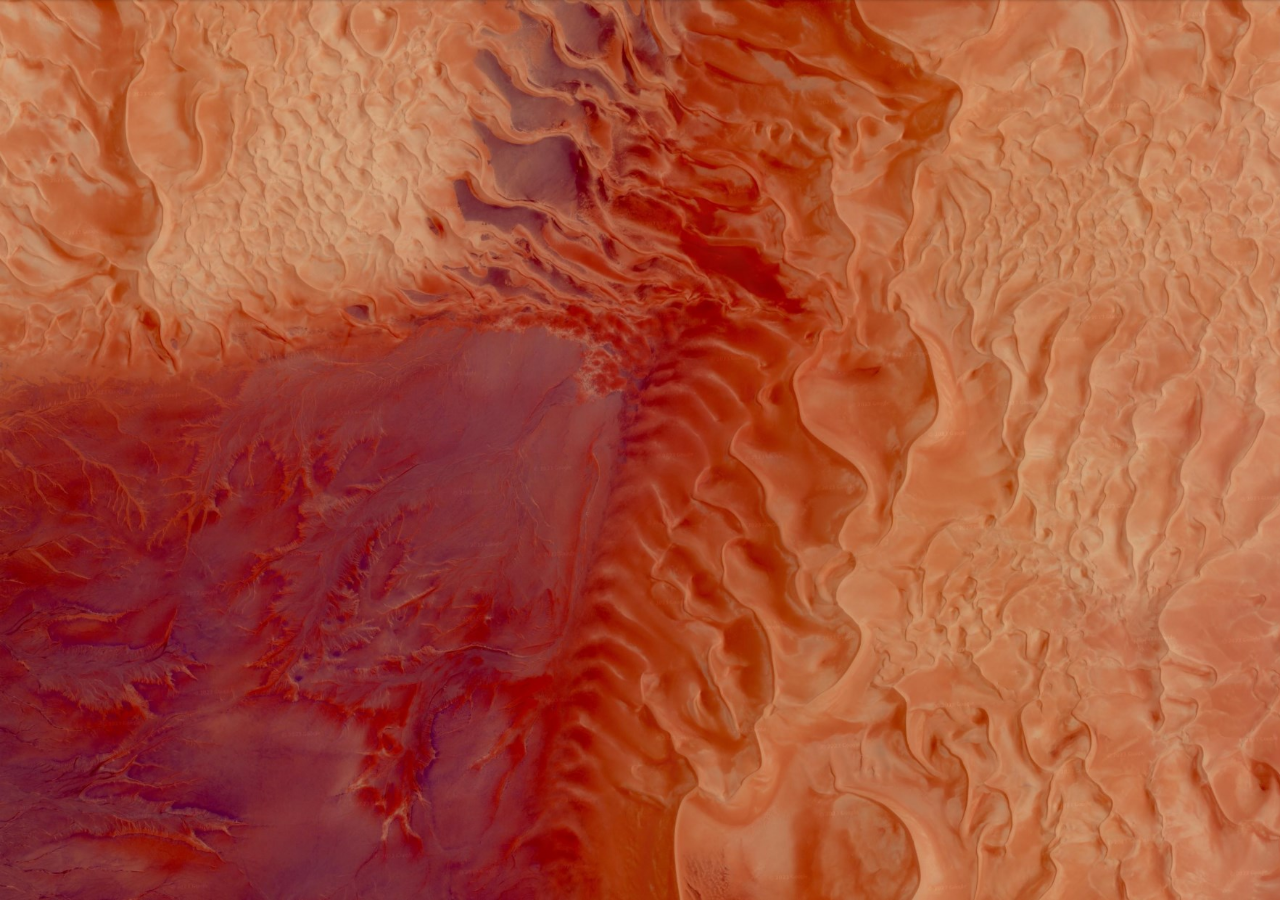
<file: homepageBG-Arc/index.html>
<!DOCTYPE html>
<html lang="en">
    <head>
        <meta charset="UTF-8">
        <meta name="viewport" content="width=device-width, initial-scale=1.0">
        <title>Homepage</title>
    </head>
    <body>
        <style>
            * {
                padding: 0;
                margin: 0;
                background-size:cover;
                background-repeat: no-repeat;
                height: 100vh;
            }
        </style>
        <div id="DOM"></div> 
        <script src="app.js"></script> 
    </body>
</html>
</file>
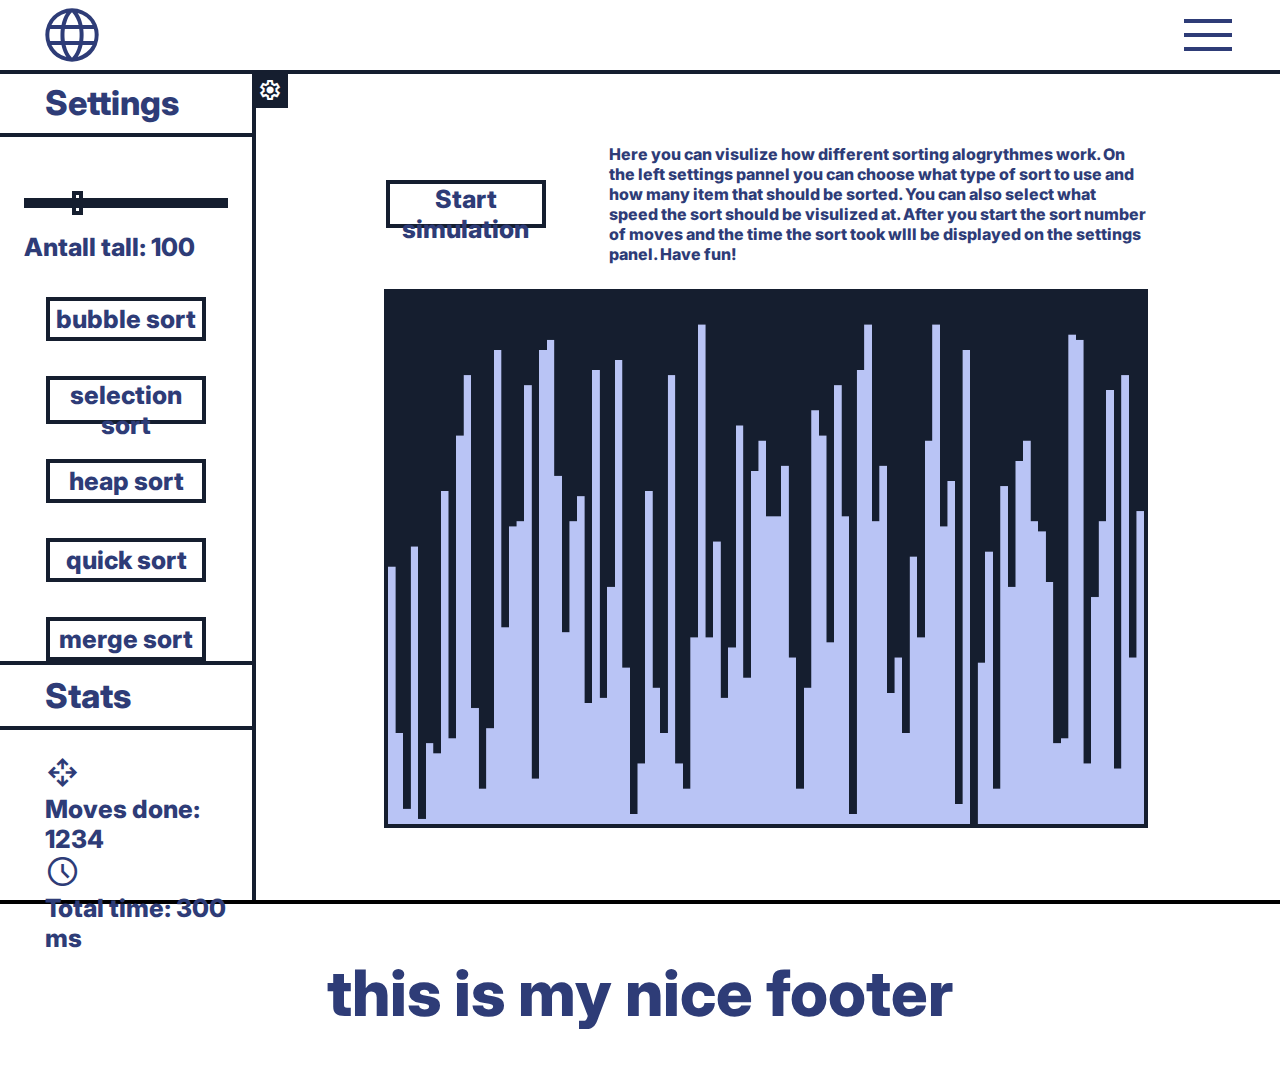
<file: sorter/index.html>
<!DOCTYPE html>
<html lang="en">
<head>
    <meta charset="UTF-8">
    <meta name="viewport" content="width=device-width, initial-scale=1.0">
    <title>Sort algorythmes</title>
    <link rel="icon" href="E:/Iver/Code/JavaScript program/sorter/src/favicon/logo.svg"type="image/x-icon"/>
    <link rel="stylesheet" href="style.css"/>
    <!-- <link rel="stylesheet" href="https://fonts.googleapis.com/css2?family=Material+Symbols+Outlined:opsz,wght,FILL,GRAD@48,400,0,0" />
    <link rel="stylesheet" href="https://fonts.googleapis.com/css2?family=Material+Symbols+Outlined:opsz,wght,FILL,GRAD@48,400,0,0" /> -->
    <link rel="stylesheet" href="https://fonts.googleapis.com/css2?family=Material+Symbols+Outlined:opsz,wght,FILL,GRAD@20..48,100..700,0..1,-50..200" />
</head>
<body>
    <section id="header">
        <span style="font-size: 64px; padding-left: 40px;" class="material-symbols-outlined">
            language
        </span>
        <span style="font-size: 64px; padding-right: 40px;" class="material-symbols-outlined">
            menu
        </span>
        <!-- <div id="logo">This is what sorting algorythmes looks like in action</div> -->
    </section>

    <section id="mainBody">
        <section id="menu">
            <div class="infoHeader">
                <p class="titles">Settings</p>
            </div>
            <section id="menuPos">
                <div id="sliderContainer">
                    <input type="range" id="slider" min="0" max="400" value="100"> 
                    <p id="test">Antall tall: <output id="value"></output></p>
                </div>
                <button id="topButton">bubble sort</button>
                <button>selection sort</button>
                <button>heap sort</button>
                <button>quick sort</button>
                <button>merge sort</button>
            </section>
            <div class="infoHeader">
                <p Stats class="titles">Stats</p>
            </div>
            <section id="stats">
                <section id="statsContainer">
                    <div class="statsTextContainer">
                        <span style="font-size: 35px;" style="font-variation-settings: 'FILL' 0, 'wght' 700, 'GRAD' 0, 'opsz' 48;" class="material-symbols-outlined">
                            open_with
                        </span>
                        <p>Moves done: 1234</p>
                    </div>
                    <div>
                        <span style="font-size: 35px;" style="font-variation-settings: 'FILL' 0, 'wght' 700, 'GRAD' 0, 'opsz' 48;" style="padding-top: 25px;" class="material-symbols-outlined">
                            schedule
                        </span>
                        <p>Total time: 300 ms</p>
                    </div>
                </section>
            </section>
        </section>
    
        <section id="filler">
            <div id="settings">
                <span style="color: white;" style="font-size: 35px;" style="font-variation-settings: 'FILL' 0, 'wght' 700, 'GRAD' 0, 'opsz' 48;" class="material-symbols-outlined">
                    settings
                </span>
            </div>
        </section>  

        <section id="mainBodyCenter">
            <section id="mainBodyCenterContainer">
                <button id="topButton">Start simulation</button>
                <section id="mainBodyInfo">
                    Here you can visulize how different sorting alogrythmes work. On the left settings pannel you can choose what type of sort to use and how many item that should be sorted.  You can also select what speed the sort should be visulized at. After you start the sort number of moves and the time the sort took wlll be displayed on the settings panel. Have fun!
                </section>
            </section>
            <section id="bord">
                <canvas id="canvas"></canvas>
            </section> 
        </section> 

        <section id="filler">
        </section>  
    </section>

    <section id="footer">
        <div>this is my nice footer</div>
    </section>
    <script type="text/javascript" src="app.js"></script>
</body>
</html>
</file>
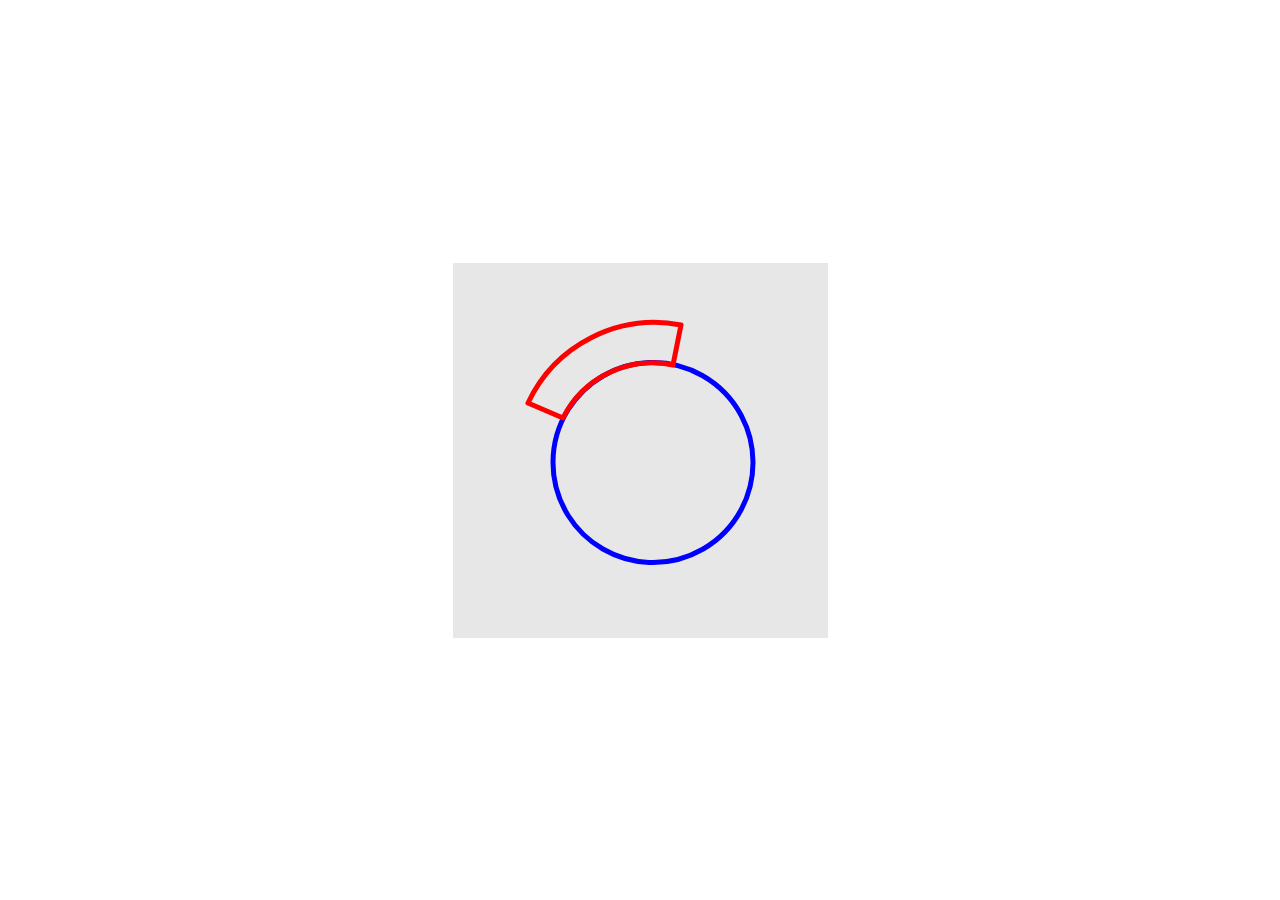
<file: svgTest/index.html>
<!DOCTYPE html>
<html lang="en">
<head>
    <meta charset="UTF-8">
    <meta name="viewport" content="width=device-width, initial-scale=1.0">
    <title>Document</title>
    <link rel="stylesheet" href="style.css">
</head>
<body>
    <section id="center">
        <svg height="375" width="375" xmlns="http://www.w3.org/2000/svg">
            <path d="M300,200 A 100 100 0 1 1 300 199 z" fill="none" stroke="blue" stroke-width="5"/>
            <path d="
            M110,155 
            A 100 100 0 0 1 220 102 
            l 8 -40 
            A 140 140 0 0 0 75 140
            l 35 15
            z
            " fill="none" stroke-linejoin="round" stroke="red" stroke-width="5"/>
            <g stroke="black" stroke-width="3" fill="black">
                <!-- <circle id="pointA" cx="200" cy="200" r="3"/> -->
                <!-- <circle id="pointB" cx="110" cy="155" r="3"/> -->
                <!-- <circle id="pointC" cx="220" cy="102" r="3"/> -->
            </g>
        </svg>
    </section>

    <script src="app.js"></script>
</body>
</html>
</file>
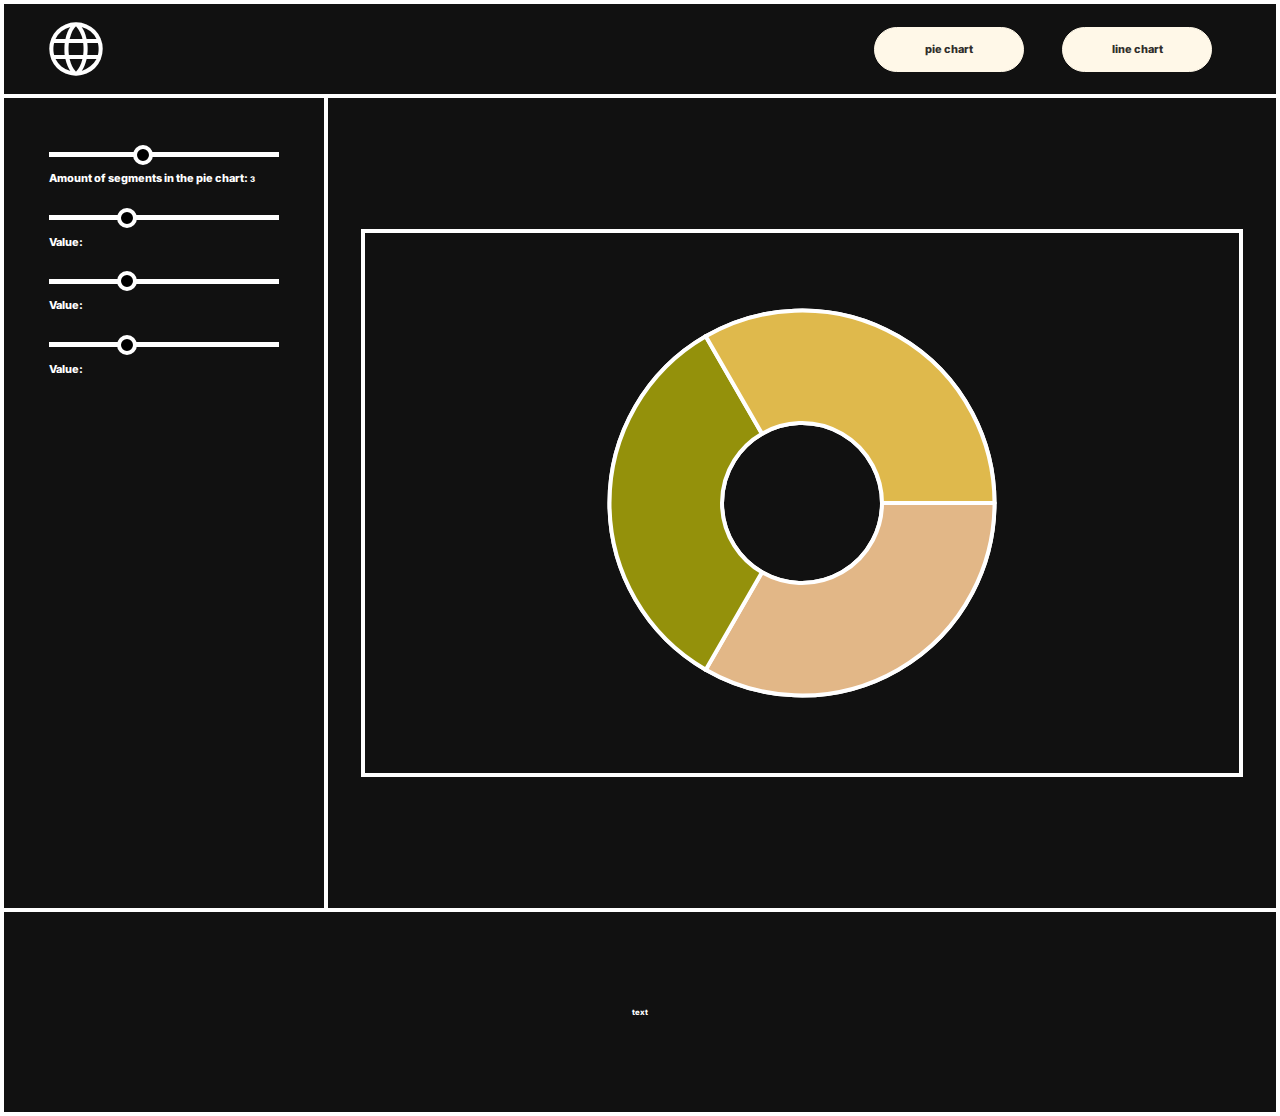
<file: dataViz/pie.html>
<!DOCTYPE html>
<html lang="en">
<head>
    <meta charset="UTF-8">
    <meta name="viewport" content="width=device-width, initial-scale=1.0">
    <link rel="stylesheet" href="style.css">   
    <link rel="stylesheet" href="https://fonts.googleapis.com/css2?family=Material+Symbols+Outlined:opsz,wght,FILL,GRAD@20..48,100..700,0..1,-50..200" />
    <!-- <link rel="icon" href="E:/Iver/Code/GitHub/main/dataVizComponents/src/favicon/pie.svg"type="image/x-icon"/> -->
    <title>Pie chart</title>
</head>
<body>
    <hidden id="hiddenHover"></hidden>
    <div id="hiddenHoverColor"></div>
    
    <header>
        <section id="headerLogoContainer">
            <span style="font-size: 64px; color: white; padding-left: 40px;" class="material-symbols-outlined">
                language
            </span>
        </section>
        <section id="headerMenuContainer">
            <form action="">
                <button id="pie">pie chart</button>
            </form>
            <form action="line.html">
                <button id="line">line chart</button>
            </form>
        </section>
    </header>

    <main>
        <section id="menuContainer">
            <section id="sliderContainer"> 
                <div id="amountOfValuesContainer">
                    <input type="range" id="amountOfValues" min="1" max="6" value="3"> 
                    <p>Amount of segments in the pie chart: <output id="amountOfValuesText"></output></p>
                </div>
            </section>
        </section>

        <section id="spacerMain">
            <svg xmlns="http://www.w3.org/2000/svg" id="chartContainer">
                
            </svg>
        </section>     
    </main>

    <footer>
        <div>
            text
        </div>
    </footer>

    <script type="text/javascript" src="pie.js"></script>
</body>
</html>
</file>
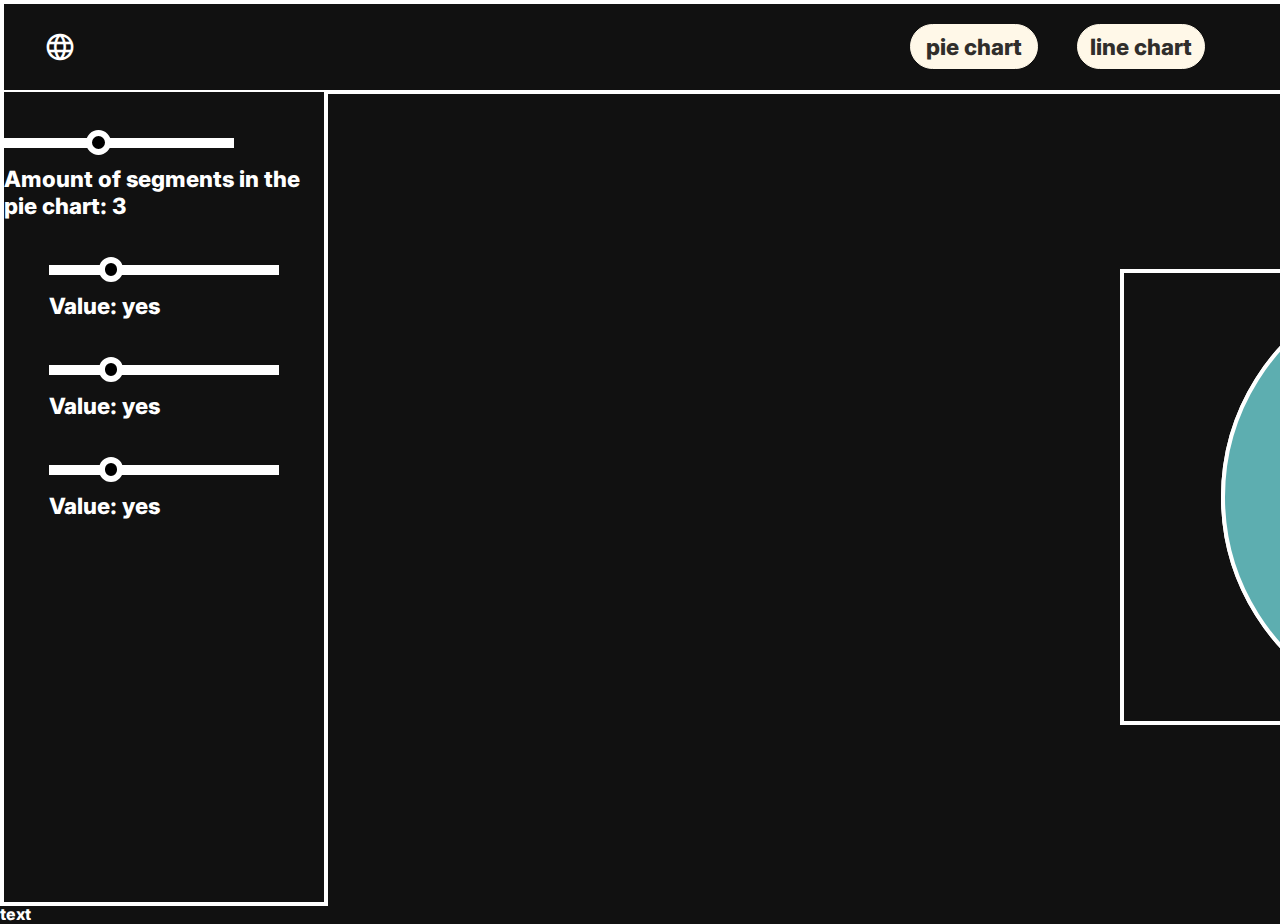
<file: dataVizComponents/pie.html>
<!DOCTYPE html>
<html lang="en">
<head>
    <meta charset="UTF-8">
    <meta name="viewport" content="width=device-width, initial-scale=1.0">
    <link rel="stylesheet" href="style.css">   
    <link rel="stylesheet" href="https://fonts.googleapis.com/css2?family=Material+Symbols+Outlined:opsz,wght,FILL,GRAD@20..48,100..700,0..1,-50..200" />
    <!-- <link rel="icon" href="E:/Iver/Code/GitHub/main/dataVizComponents/src/favicon/pie.svg"type="image/x-icon"/> -->
    <title>Pie chart</title>
</head>
<body>
    <hidden id="hiddenHover"></hidden>
    <div id="hiddenHoverColor"></div>
    
    <header>
        <section id="headerLogoContainer">
            <span style="font-size: 32px; color: white; padding-left: 40px;" class="material-symbols-outlined">
                language
            </span>
        </section>
        <section id="headerMenuContainer">
            <form action="">
                <button id="pie">pie chart</button>
            </form>
            <form action="line.html">
                <button id="line">line chart</button>
            </form>
        </section>
    </header>

    <main>
        <section id="menuContainer">
            <section id="sliderContainer"> 
                <div id="amountOfValuesContainer">
                    <input type="range" id="amountOfValues" min="1" max="6" value="3"> 
                    <p>Amount of segments in the pie chart: <output id="amountOfValuesText"></output></p>
                </div>
            </section>
        </section>

        <section id="spacerMain">
            <svg xmlns="http://www.w3.org/2000/svg" id="chartContainer">
                
            </svg>
        </section>     
    </main>

    <footer>
        <div>
            text
        </div>
    </footer>

    <script type="text/javascript" src="pie.js"></script>
</body>
</html>
</file>
<file: sorter/style.css>
@import url('https://fonts.googleapis.com/css2?family=Inter:ital,opsz,wght@0,14..32,100..900;1,14..32,100..900&display=swap');
* {
    padding: 0;
    margin: 0;
    /* overflow-x: hidden; */
    font-family: 'Inter';
    font-optical-sizing: auto;
    font-weight: 800;
    font-style: normal;
    color: rgb(46, 60, 119);
}

#mainBody {
    display: flex;
    justify-content: center;
    align-items: center;
    height: 92vh;
}

#header {
    height: 7.8vh;
    /* background-color: rgb(240, 243, 255); */
    display: flex;
    justify-content: space-between;
    align-items: center;
    background-image: url("E:/Iver/Code/GitHub/main/sorter/src/backgrounds/holo.jpg");
    border-bottom: 4px solid #151E2F;
}

#logo {
    text-align: center;
    font-size: 40px;
    padding-bottom: 7px;
}

#menu {
    display: flex;
    /* justify-content: center; */
    align-items: center;
    width: 20vw;
    height: 100%;
    flex-direction: column;
    border-bottom: solid black 4px;
}

#menuPos {
    display: flex; 
    flex-direction: column;
    border: solid 4px #151E2F;
    width: 100%;
    height: 58.3vh;
    /* justify-content: space-around; */
    align-items: center;
    border-top: none;
    gap: 3.9vh;
}

.infoHeader  {
    height: 7vh;
    border: solid #151E2F 4px;
    width: 100%;
    display: flex;
    align-items: center;
    /* font-family: 'inter'; */
    font-weight: bold;
    border-top: none;
}

#stats {
    border: solid 4px #151E2F;
    width: 100%;
    height: 18.9vh;
    border-top: none;
    border-bottom: none;
}

#statsTextContainer {
    display: flex;
    flex-direction: column;
    justify-content: center;
    align-items: center;
}   

.titles {
    font-size: 34px;
    padding-left: 45px;
}

#statsStats {
    /* display: flex;
    flex-direction: row;
    width: 45%; */
}

#statsContainer {
    padding-left: 45px;
    padding-top: 25px;
}

#filler {
    width: 10.5vw;
    height: 100%;
    display: flex;
    justify-content: flex-start;
    align-items: flex-start;
    border-bottom: solid black 4px;
}

#settings {
    height: 4vh;
    width: 4vh;
    background-color: #151E2F;
    display: flex;
    justify-content: center;
    align-items: center;
    position: relative;
}

button {
    height: 5.3vh;
    width: 12.5vw;
    color: rgb(46, 60, 119);
    background-color: white;
    border: 4px solid #151E2F;
    font-size: 25px;
    cursor: pointer;
    transition: 175ms ease-in-out;
}

#topButton {
    background-image: url("E:/Iver/Code/GitHub/main/sorter/src/backgrounds/holo.jpg");
    background-size: cover;
}

button:hover {
    border: 10px solid #151E2F;
    font-size: 26px;
}

button:active {
    background-color: rgb(156, 170, 233);
    transition: 50ms;
}

#sliderContainer {
    padding-top: 55px;
}

p {
    font-size: 25px;
}

#test {
    padding-top: 20px;
}

input[type="range"] {
    -webkit-appearance: none;
    appearance: none;
    width: 16vw;
    height: 10px;
    background: #151E2F;
    outline: none;
    -webkit-transition: .2s;
    transition: opacity .2s;
}

input[type="range"]::-webkit-slider-thumb {
    -webkit-appearance: none;
    appearance: none;
    width: 0.8vw;
    height: 2.7vh;
    background-image: url("E:/Iver/Code/GitHub/main/sorter/src/backgrounds/holo.jpg");
    background-size: cover;
    border: solid #151E2F 4px;
    cursor: pointer;
    transition: 50ms ease-in-out;
}

#bord {
    padding-top: 25px;
    display: flex;
    justify-content: center;
    align-items: center;
}

#mainBodyInfo {
    width: 42vw;
}

#mainBodyCenter {
    height: 100%;
    border-bottom: solid black 4px;
    display: flex;
    justify-content: center;
    align-items: center;
    flex-direction: column;
}

#mainBodyCenterContainer {
    flex-direction: row;
    display: flex;
    justify-content: space-between  ;
    align-items: center;
    width: 59.4vw;
}

#canvas  {
    position: relative;
    background-color: #151E2F;
    align-self: center;
    border: solid 4px #151E2F;
    height: 59vh;
    width: 59svw;
}

#footer {
    height: 20vh;
    /* border-top: solid black 4px; */
    display: flex;
    justify-content: center;
    align-items: center;
    font-size: 64px;
}

::-webkit-scrollbar {
    width: 10px;
}

::-webkit-scrollbar-track {
    background: #ffffff; 
}

::-webkit-scrollbar-thumb {
    background: #525252; 
}

::-webkit-scrollbar-thumb:hover {
    background: #242424; 
}
/* E:\Iver\Code\JavaScript program\sorter\src\backgrounds */

/* 
background: radial-gradient(50% 123.47% at 50% 50%, #00FF94 0%, #FF00C7 100%), linear-gradient(121.28deg, #213100 0%, #FF0000 100%), linear-gradient(360deg, #0029FF 0%, #8FFF00 100%), linear-gradient(114.9deg, #00C6A2 0%, #6A45A8 100%), radial-gradient(100% 148.07% at 0% 0%, #FFFFFF 0%, #1DCD00 100%);
background-blend-mode: screen, color-dodge, overlay, difference, normal; */
</file>
<file: svgTest/style.css>
* {
    padding: 0;
    margin: 0;
}

#center {
    height: 100vh;
    width: 100vw;
    display: flex;
    justify-content: center;
    align-items: center;
    /* background-color: gray; */
}

svg {
    background-color: #e7e7e7;
}


#path:hover{
    cursor: pointer;
}
</file>
<file: dataViz/style.css>
@import url('https://fonts.googleapis.com/css2?family=Inter:ital,opsz,wght@0,14..32,100..900;1,14..32,100..900&display=swap');

* {
    margin: 0;
    padding: 0;
    /* overflow-x: hidden; */
    background-color: #111111;
    color: white;
    font-family: 'Inter';
    /* font-optical-sizing: auto; */
    font-weight: 800;
    font-style: normal;
}

header {
    height: 10vh;
    /* width: 99.65vw; */
    /* background-color: red; */
    display: flex;
    justify-content: space-between;
    border: solid white 4px;
}

#headerLogoContainer {
    /* height: 100%; */
    /* width: 10vh; */
    display: flex;
    align-items: center;
    /* background-color: blue; */
}

#headerMenuContainer {
    /* height: 100%; */
    /* width: 70vw; */
    display: flex;
    gap: 3vw;
    justify-content: right;
    align-items: center;
    margin-right: 5vw;
    /* background-color: green; */
}

button {
    background-color: #FFF8E8; 
    font-size: 1.4em;
    color: #302e2b;
    height: 5vh;
    width: 150px;
    /* background-color: magenta; */
    border: solid 1px #FFF8E8;
    border-radius: 2.5vh;
    transition: 250ms;
}

button:hover {
    cursor: pointer;
    border: solid 5px #d5cebe;
}

main {
    height: 90vh;
    /* width: 100%; */
    display: flex;
    justify-content: space-between;
    align-items: center;
}

#spacerMain {
    width: 100%;
    height: 100%;
    display: flex;
    justify-content: center;
    align-items: center;
    border-right: solid white 4px;
}

#menuContainer {
    height: 100%;
    min-width: 25vw;
    border: solid white 4px;
    border-top: none;
    border-bottom: none;
}

#sliderContainer {
    /* height: 100%; */
    /* width: 100%; */
    display: flex;
    /* justify-content: center; */
    align-items: center;
    flex-direction: column;
}

#amountOfValuesContainer {
    margin-top: 3vh;
}

#amountOfValuesContainers {
    margin-top: 3vh;
}

#amountOfValues {
    margin-top: 3vh;
}
 
input[type="range"] {
    -webkit-appearance: none;
    appearance: none;
    width: 18vw;
    height: 5px;
    margin-bottom: 1.6vh;
    background: white;
    outline: none;
    -webkit-transition: .2s;
    transition: opacity .2s;
}

input[type="range"]::-webkit-slider-thumb {
    -webkit-appearance: none;
    appearance: none;
    width: 20px;
    height: 20px;
    background-color: black;
    border: solid white 4px;
    border-radius: 2rem;
    cursor: pointer;
    transition: 50ms ease-in-out;
}

p {
    font-size: 1.4em;
}

#chartContainer {
    /* background-color: rgb(205, 212, 201); */
    height: 60vh;
    /* width: 50vw; */
    aspect-ratio: 1.618 / 1;
    border: solid white 4px;
    /* border-radius: 50em; */
}

#path {
    stroke: white;
    stroke-width: 4px;
    stroke-linejoin: round;
    /* transition: 400ms; */
    transition-timing-function: cubic-bezier(0.95, -0.01, 0.27, 1.02);
    transition-duration: 200ms;
}

#path:hover {
    cursor: pointer;
    /* stroke-width: 10px; */
}

footer {
    height: 200px;
    display: flex;
    justify-content: center;
    align-items: center;
    border: solid white 4px;
}

@media screen and (max-width: 1920px) {
    * {
        font-size: 0.7rem;
    }
}

@media screen and (max-width: 479px) {
    main {
        flex-direction: column;
    }

    button {
        width: 25vw;
    }

    #menuContainer {
        width: 98vw;
        padding-bottom: 30px;
        border-bottom: solid white 4px;
    }

    input[type="range"] {
        width: 75vw;
    }

    #spacerMain {
        display: flex;
    }

    #chartContainer {
        width: 100%;
        height: 100vw;
        border-top: none;
        border-bottom: none;
    }
}

#hiddenHover {
    position: absolute;
    display: flex;
    justify-content: center;
    align-items: center;
    height: 2.5vh;
    width: 4vw;
    visibility: hidden;
    font-size: 1.25rem;
    font-weight: 700;
    background-color: white;
    color: black;
    padding-left: 40px;
}

#hiddenHoverColor {
    position: absolute;
    height: 20px;
    visibility: hidden;
    width: 20px;
}
</file>
<file: dataVizComponents/style.css>
@import url('https://fonts.googleapis.com/css2?family=Inter:ital,opsz,wght@0,14..32,100..900;1,14..32,100..900&display=swap');

* {
    margin: 0;
    padding: 0;
    /* overflow-x: hidden; */
    background-color: #111111;
    color: white;
    font-family: 'Inter';
    font-optical-sizing: auto;
    font-weight: 800;
    font-style: normal;
}

header {
    height: 9.5vh;
    width: 99.65vw;
    /* background-color: red; */
    display: flex;
    justify-content: space-between;
    border: solid white 4px;
}

#headerLogoContainer {
    height: 100%;
    width: 10vh;
    display: flex;
    align-items: center;
    /* background-color: blue; */
}

#headerMenuContainer {
    height: 100%;
    width: 70vw;
    display: flex;
    gap: 3vw;
    justify-content: right;
    align-items: center;
    margin-right: 75px;
    /* background-color: green; */
}

button {
    background-color: #FFF8E8; 
    font-size: 1.4em;
    color: #302e2b;
    height: 5vh;
    width: 10vw;
    /* background-color: magenta; */
    border: solid 1px #FFF8E8;
    border-radius: 1.5em;
    transition: 250ms;
}

button:hover {
    cursor: pointer;
    border: solid 5px #d5cebe;
}

main {
    height: 90vh;
    width: 100vw;
    display: flex;
    justify-content: space-between;
    align-items: center;
}

#spacerMain {
    width: 12.5vw;
}

#menuContainer {
    height: 100%;
    width: 25vw;
    border: solid white 4px;
    border-top: none;
}

#sliderContainer {
    height: 100%;
    width: 100%;
    display: flex;
    /* justify-content: center; */
    align-items: center;
    flex-direction: column;
}

#amountOfValuesContainer {
    margin-top: 40px;
}

#amountOfValuesContainers {
    margin-top: 40px;
}
 
input[type="range"] {
    -webkit-appearance: none;
    appearance: none;
    width: 18vw;
    height: 10px;
    margin-bottom: 17px;
    background: white;
    outline: none;
    -webkit-transition: .2s;
    transition: opacity .2s;
}

input[type="range"]::-webkit-slider-thumb {
    -webkit-appearance: none;
    appearance: none;
    width: 2.7vh;
    height: 2.7vh;
    background-color: black;
    border: solid white 6px;
    border-radius: 2rem;
    cursor: pointer;
    transition: 50ms ease-in-out;
}

p {
    font-size: 1.4em;
}

#chartContainer {
    /* background-color: rgb(205, 212, 201); */
    height: 35vw;
    width: 50vw;
    border: solid white 4px;
    /* border-radius: 50em; */
}

#path {
    stroke: white;
    stroke-width: 4px;
    stroke-linejoin: round;
    transition: 200ms;
}

#path:hover {
    cursor: pointer;
    stroke-width: 10px;
}
</file>
